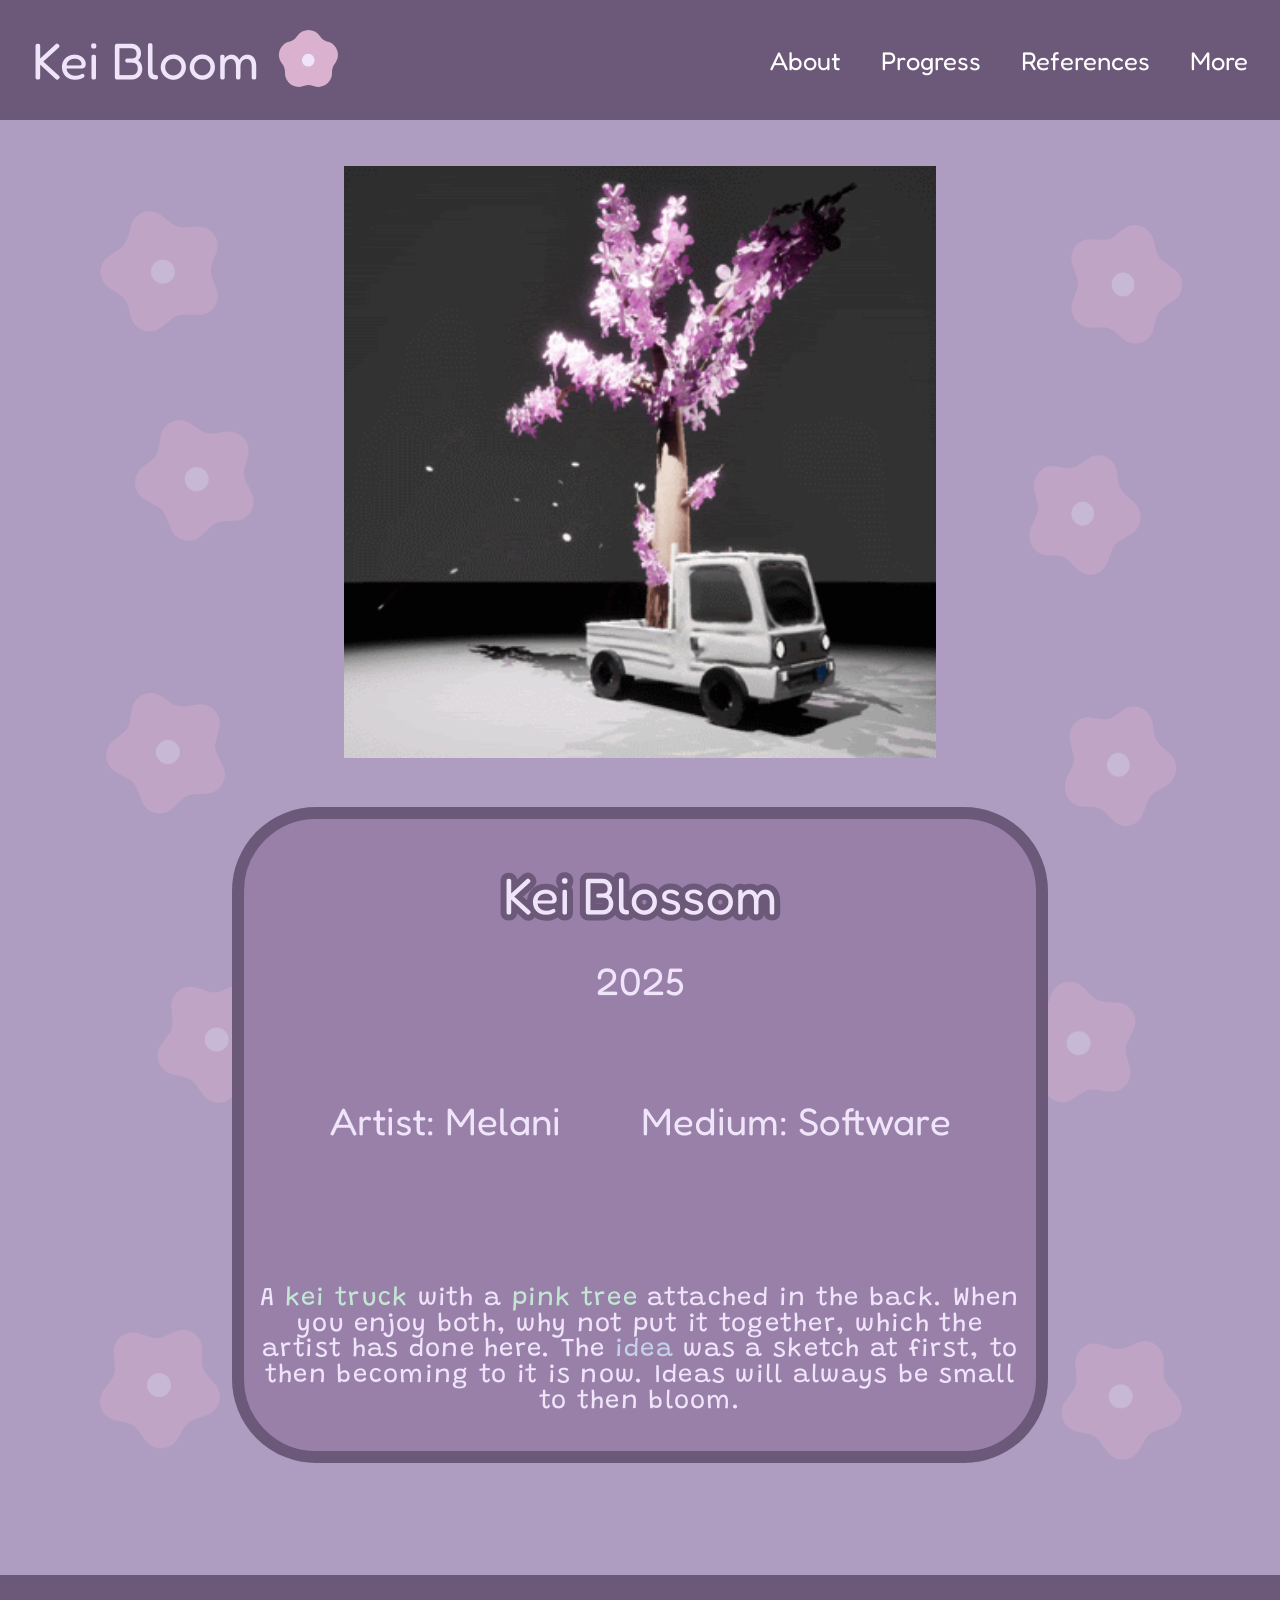
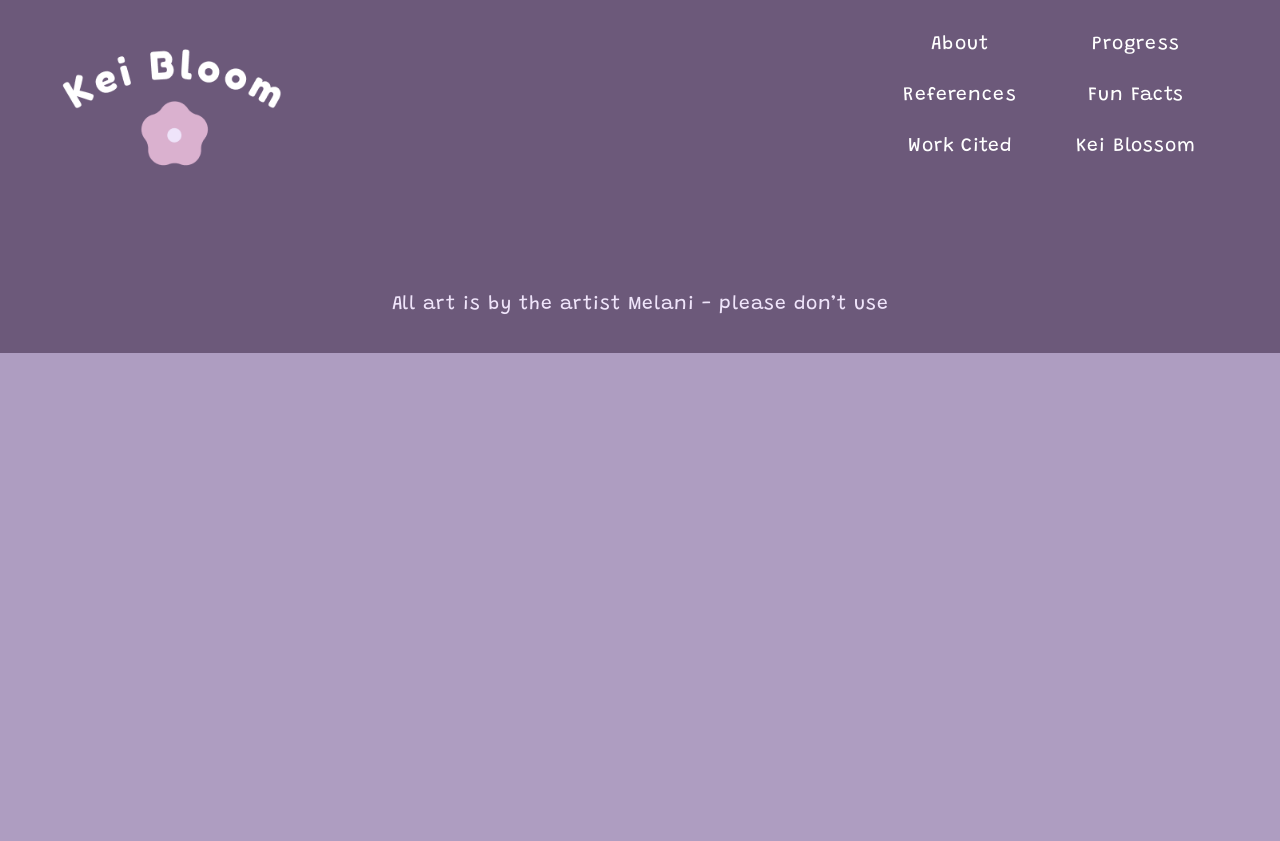
<file: index.html>
<!DOCTYPE html>
<html lang="en">
<head>
  <meta charset="utf-8">
  <title>Kei Bloom</title>
  <link rel="preconnect" href="https://fonts.googleapis.com">
  <link rel="preconnect" href="https://fonts.gstatic.com" crossorigin>
  <link href="https://fonts.googleapis.com/css2?family=Fredoka+One&family=Grandstander&display=swap" rel="stylesheet">
  <link rel="stylesheet" href="CSS/styles.css">
</head>
<body>
  <header class="site-header">
    <a class="logo" href="index.html">
      <span class="logo-text">Kei Bloom</span>
      <img class="logo-flower" src="images/sakura.svg" alt="">
    </a>
    <nav>
      <ul class="main-nav">
        <li><a href="about.html">About</a></li>
        <li><a href="progress.html">Progress</a></li>
        <li><a href="references.html">References</a></li>
        <li><button class="more-button" popovertarget="more-menu">More</button></li>
      </ul>
      
          <aside class="more-popup" id="more-menu" popover>
            <button class="close-button" popovertarget="more-menu" popovertargetaction="hide">
              <img class="close-image" src="images/sakura.svg" alt="Close">
            </button>

            <ul class="popup-links">
              <li><a class="popup-link" href="fun-facts.html">Fun Facts</a></li>
            </ul>
        </aside>

    </nav>

    
  </header>

  <main class="page-body">
    <article class="intro">
      <img class="hero-image" src="images/truck.gif" alt="A white kei truck with a pink sakura tree growing from its bed">

      <section class="info-card">
        <h1>Kei Blossom</h1>
        <p class="year">2025</p>

        <div class="details">
          <p>Artist: Melani</p>
          <p>Medium: Software</p>
        </div>

        <p class="description">
          A <span class="green">kei truck</span> with a <span class="green">pink tree</span> attached in the back. When you enjoy both, why not put it together, which the artist has done here. The <span class="blue">idea</span> was a sketch at first, to then becoming to it is now. Ideas will always be small to then bloom.
        </p>
      </section>
    </article>
  </main>

  <footer class="site-footer">
    <div class="footer-top">
      <img class="footer-logo" src="images/footer-logo.png" alt="Kei Bloom">
      <nav>
        <ul class="footer-nav">
          <li><a href="about.html">About</a></li>
          <li><a href="progress.html">Progress</a></li>
          <li><a href="references.html">References</a></li>
          <li><a href="fun-facts.html">Fun Facts</a></li>
          <li><a href="work-cited.html">Work Cited</a></li>
          <li><a href="index.html">Kei Blossom</a></li>
        </ul>
      </nav>
    </div>
    <p class="credit">All art is by the artist Melani - please don’t use</p>
  </footer>

</body>
</html>
</file>
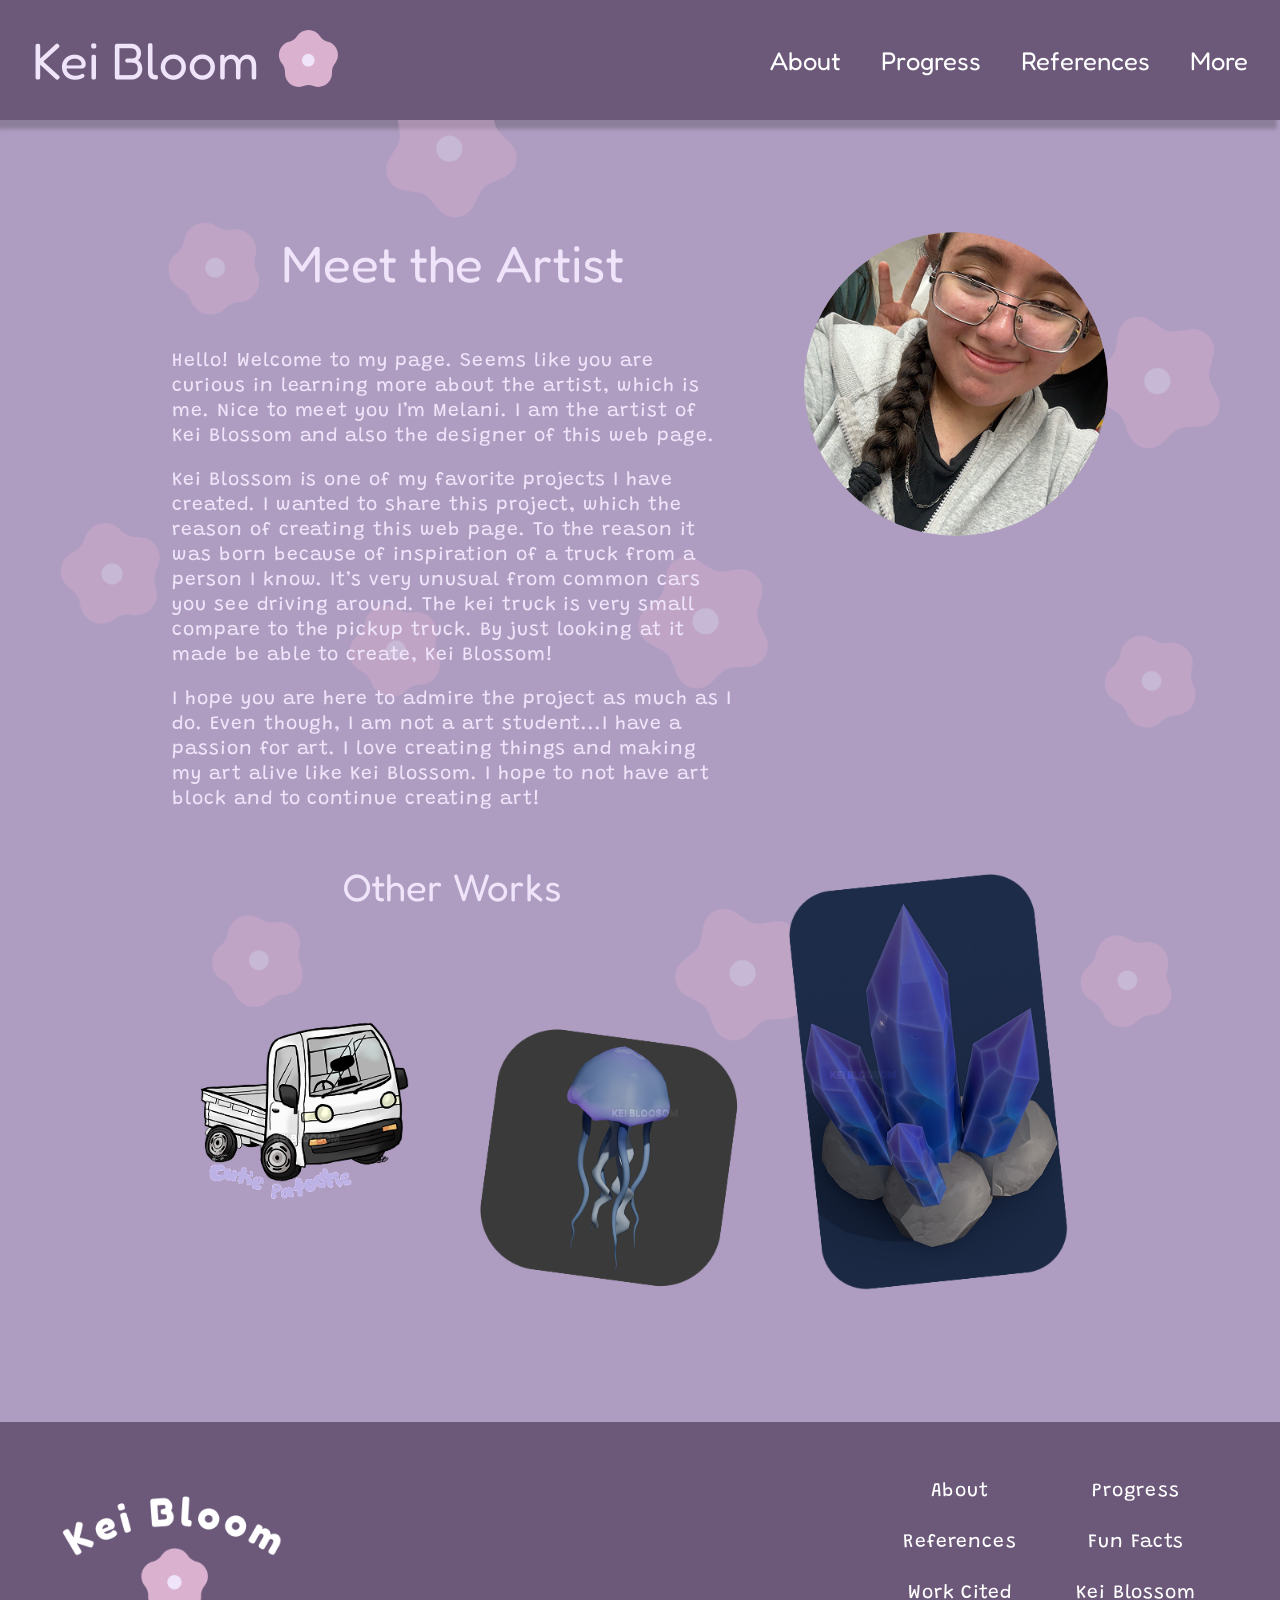
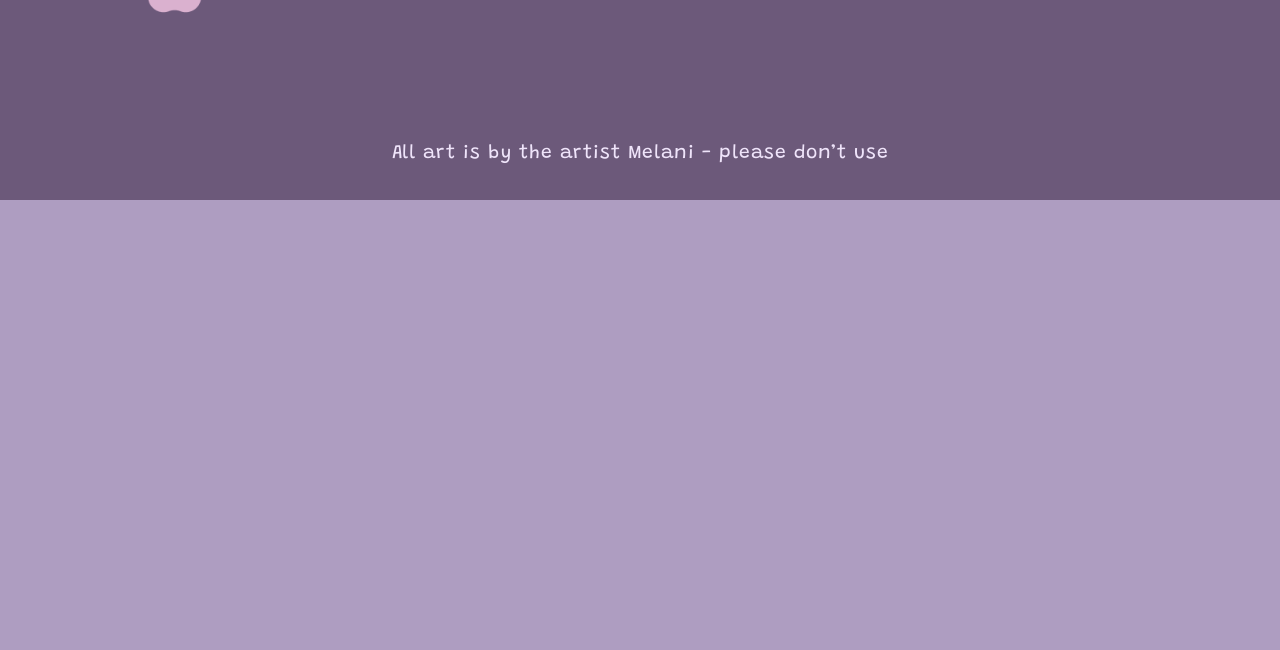
<file: about.html>
<!DOCTYPE html>
<html lang="en">
<head>
  <meta charset="utf-8">
  <meta name="viewport" content="width=device-width, initial-scale=1">
  <title>About | Kei Bloom</title>
  <link rel="preconnect" href="https://fonts.googleapis.com">
  <link rel="preconnect" href="https://fonts.gstatic.com" crossorigin>
  <link href="https://fonts.googleapis.com/css2?family=Fredoka+One&family=Grandstander&display=swap" rel="stylesheet">
  <link rel="stylesheet" href="CSS/about.css">
</head>
<body>

  <header class="site-header">
    <a class="logo" href="index.html">
      <span class="logo-text">Kei Bloom</span>
      <img class="logo-flower" src="images/sakura.svg" alt="">
    </a>
    <nav>
      <ul class="main-nav">
        <li><a href="about.html">About</a></li>
        <li><a href="progress.html">Progress</a></li>
        <li><a href="references.html">References</a></li>
        <li><button class="more-button">More</button></li>
      </ul>
    </nav>
  </header>

  <main class="wallpaper">
    <article class="content">

      <section class="meet-artist">
        <div class="artist-text">
          <h1>Meet the Artist</h1>
          <p>Hello! Welcome to my page. Seems like you are curious in learning more about the artist, which is me. Nice to meet you I’m Melani. I am the artist of Kei Blossom and also the designer of this web page.</p>
          <p>Kei Blossom is one of my favorite projects I have created. I wanted to share this project, which the reason of creating this web page. To the reason it was born because of inspiration of a truck from a person I know. It’s very unusual from common cars you see driving around. The kei truck is very small compare to the pickup truck. By just looking at it made be able to create, Kei Blossom!</p>
          <p>I hope you are here to admire the project as much as I do. Even though, I am not a art student...I have a passion for art. I love creating things and making my art alive like Kei Blossom. I hope to not have art block and to continue creating art!</p>
        </div>
        <img class="artist-photo" src="images/artist.png" alt="Melani, the artist">
      </section>

      <section class="other-works">
        <h2>Other Works</h2>
        <div class="works-row">
          <img class="work-truck" src="images/drawing1.png" alt="Drawing of a white kei truck">
          <img class="work-jellyfish" src="images/jelly.png" alt="3D jellyfish">
          <img class="work-crystal" src="images/crystal.png" alt="3D blue crystals on rocks">
        </div>
      </section>

    </article>
  </main>

  <footer class="site-footer">
    <div class="footer-top">
      <img class="footer-logo" src="images/footer-logo.png" alt="Kei Bloom">
      <nav>
        <ul class="footer-nav">
          <li><a href="about.html">About</a></li>
          <li><a href="progress.html">Progress</a></li>
          <li><a href="references.html">References</a></li>
          <li><a href="fun-facts.html">Fun Facts</a></li>
          <li><a href="work-cited.html">Work Cited</a></li>
          <li><a href="index.html">Kei Blossom</a></li>
        </ul>
      </nav>
    </div>
    <p class="credit">All art is by the artist Melani - please don’t use</p>
  </footer>

</body>
</html>
</file>
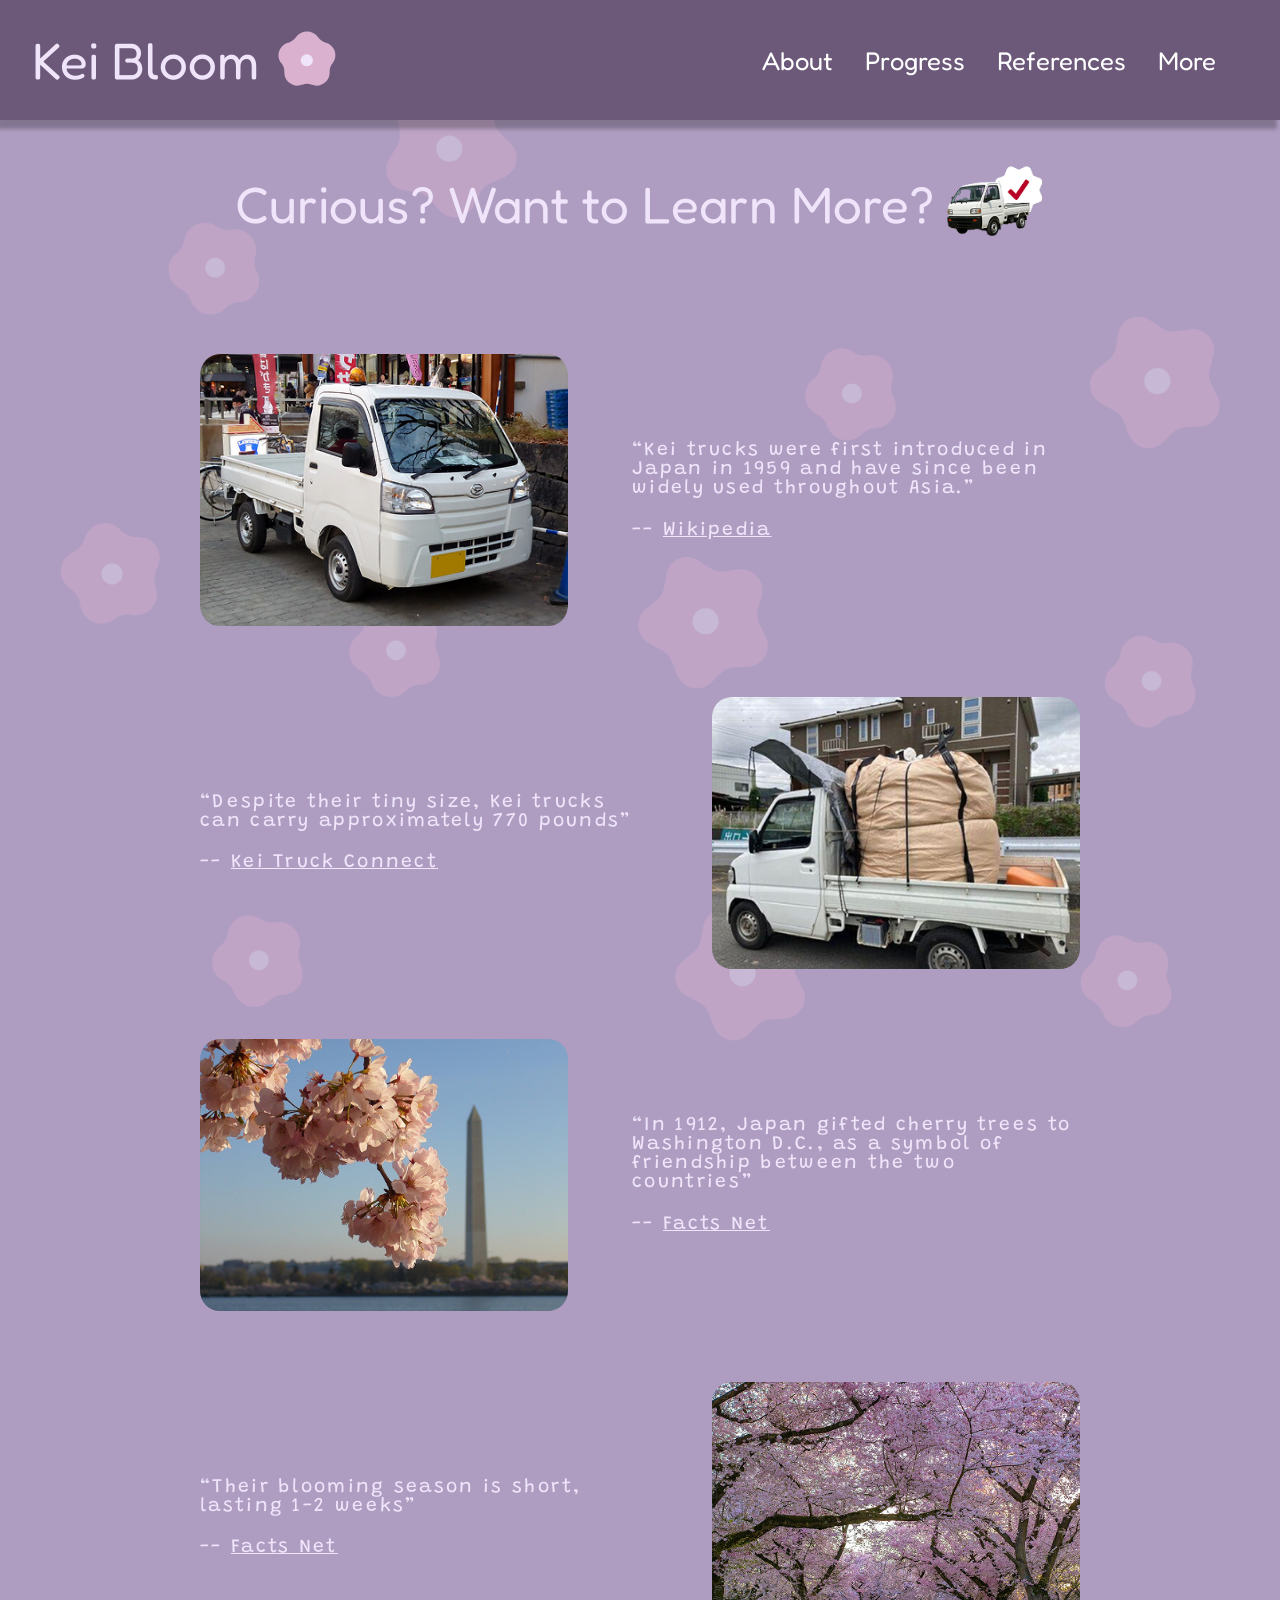
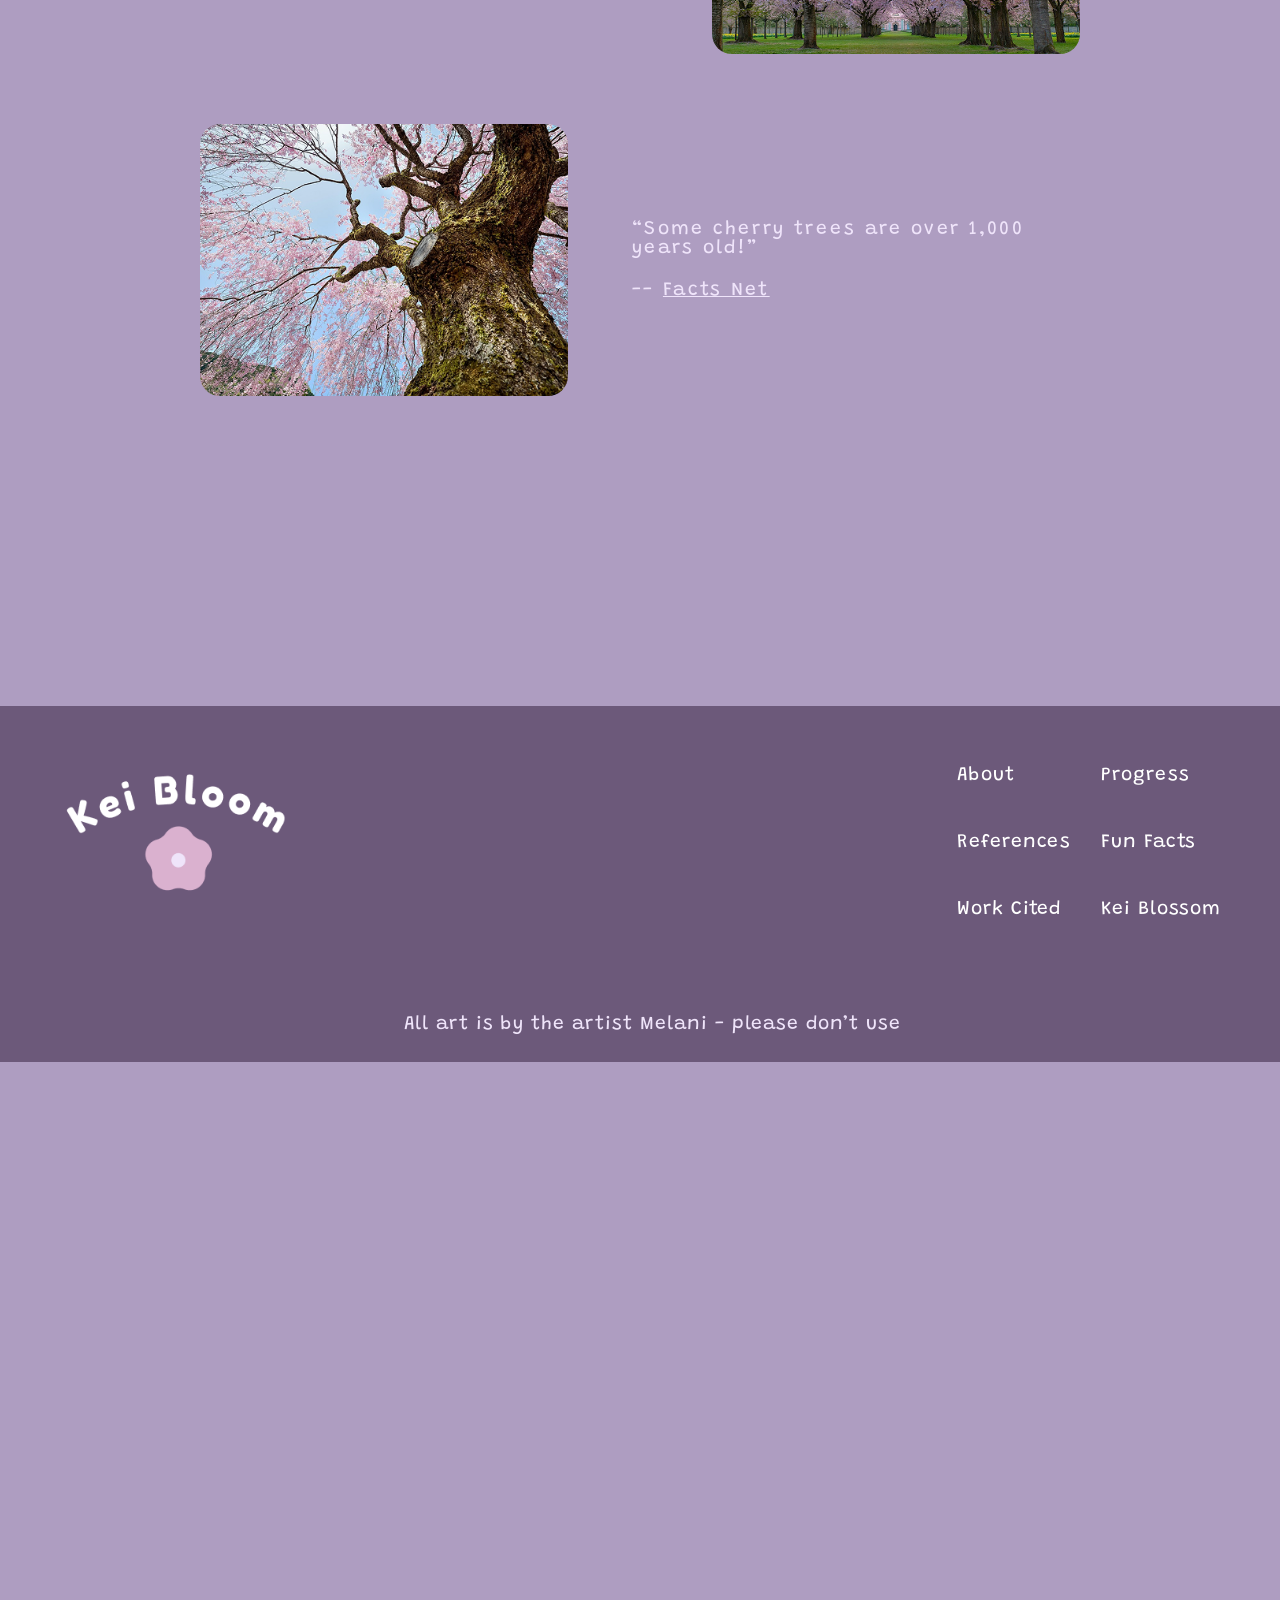
<file: fun-facts.html>
<!DOCTYPE html>
<html lang="en">
<head>
  <meta charset="utf-8">
  <title>Fun Facts | Kei Bloom</title>
  <link href="https://fonts.googleapis.com/css2?family=Fredoka+One&family=Grandstander&display=swap" rel="stylesheet">
  <link href="CSS/fun-facts.css" rel="stylesheet">
</head>
<body>

  <header class="site-header">
    <a class="logo" href="index.html">
      Kei Bloom
      <img class="logo-flower" src="images/sakura.svg" alt="Sakura flower">
    </a>
    <nav>
      <ul class="nav-list">
        <li><a class="nav-link" href="about.html">About</a></li>
        <li><a class="nav-link" href="progress.html">Progress</a></li>
        <li><a class="nav-link" href="references.html">References</a></li>
        <li><button class="nav-link">More</button></li>
      </ul>
    </nav>
  </header>

  <main class="page-main">

    <article class="facts">

      <section class="intro">
        <h1 class="page-title">Curious? Want to Learn More?</h1>
        <img class="intro-truck" src="images/fun-fact-images/keifacts_truck.png" alt="Illustration of a kei truck">
      </section>

      <section class="fact">
        <img class="fact-image" src="images/fun-fact-images/kei-truck-front.png" alt="White kei truck parked on a street">
        <div class="fact-text">
          <p class="fact-quote">“Kei trucks were first introduced in Japan in 1959 and have since been widely used throughout Asia.”</p>
          <p class="fact-source">-- <a class="fact-link" href="https://en.wikipedia.org/wiki/Kei_truck">Wikipedia</a></p>
        </div>
      </section>

      <section class="fact fact-reverse">
        <img class="fact-image" src="images/fun-fact-images/kei-truck-cargo.png" alt="Kei truck carrying large bags of cargo">
        <div class="fact-text">
          <p class="fact-quote">“Despite their tiny size, Kei trucks can carry approximately 770 pounds”</p>
          <p class="fact-source">-- <a class="fact-link" href="https://keitruckconnect.com/the-history-of-the-kei-truck/">Kei Truck Connect</a></p>
        </div>
      </section>

      <section class="fact">
        <img class="fact-image" src="images/fun-fact-images/cherry-washington.png" alt="Cherry blossoms with the Washington Monument behind them">
        <div class="fact-text">
          <p class="fact-quote">“In 1912, Japan gifted cherry trees to Washington D.C., as a symbol of friendship between the two countries”</p>
          <p class="fact-source">-- <a class="fact-link" href="https://facts.net/nature/plants/31-facts-about-cherry-blossom/">Facts Net</a></p>
        </div>
      </section>

      <section class="fact fact-reverse">
        <img class="fact-image" src="images/fun-fact-images/cherry-park.png" alt="Rows of cherry trees in bloom in a park">
        <div class="fact-text">
          <p class="fact-quote">“Their blooming season is short, lasting 1-2 weeks”</p>
          <p class="fact-source">-- <a class="fact-link" href="https://facts.net/nature/plants/31-facts-about-cherry-blossom/">Facts Net</a></p>
        </div>
      </section>

      <section class="fact">
        <img class="fact-image" src="images/fun-fact-images/cherry-old-tree.png" alt="Looking up the trunk of an old cherry tree">
        <div class="fact-text">
          <p class="fact-quote">“Some cherry trees are over 1,000 years old!”</p>
          <p class="fact-source">-- <a class="fact-link" href="https://facts.net/nature/plants/31-facts-about-cherry-blossom/">Facts Net</a></p>
        </div>
      </section>

    </article>
  </main>

  <footer class="site-footer">
    <div class="footer-top">
      <img class="footer-logo" src="images/footer-logo.png" alt="Kei Bloom logo">
      <nav>
        <ul class="footer-links">
          <li class="footer-item"><a class="footer-link" href="about.html">About</a></li>
          <li class="footer-item"><a class="footer-link" href="progress.html">Progress</a></li>
          <li class="footer-item"><a class="footer-link" href="references.html">References</a></li>
          <li class="footer-item"><a class="footer-link" href="fun-fact.html">Fun Facts</a></li>
          <li class="footer-item"><a class="footer-link" href="work-cited.html">Work Cited</a></li>
          <li class="footer-item"><a class="footer-link" href="index.html">Kei Blossom</a></li>
        </ul>
      </nav>
    </div>
    <p class="footer-credit">All art is by the artist Melani - please don’t use</p>
  </footer>

</body>
</html>
</file>
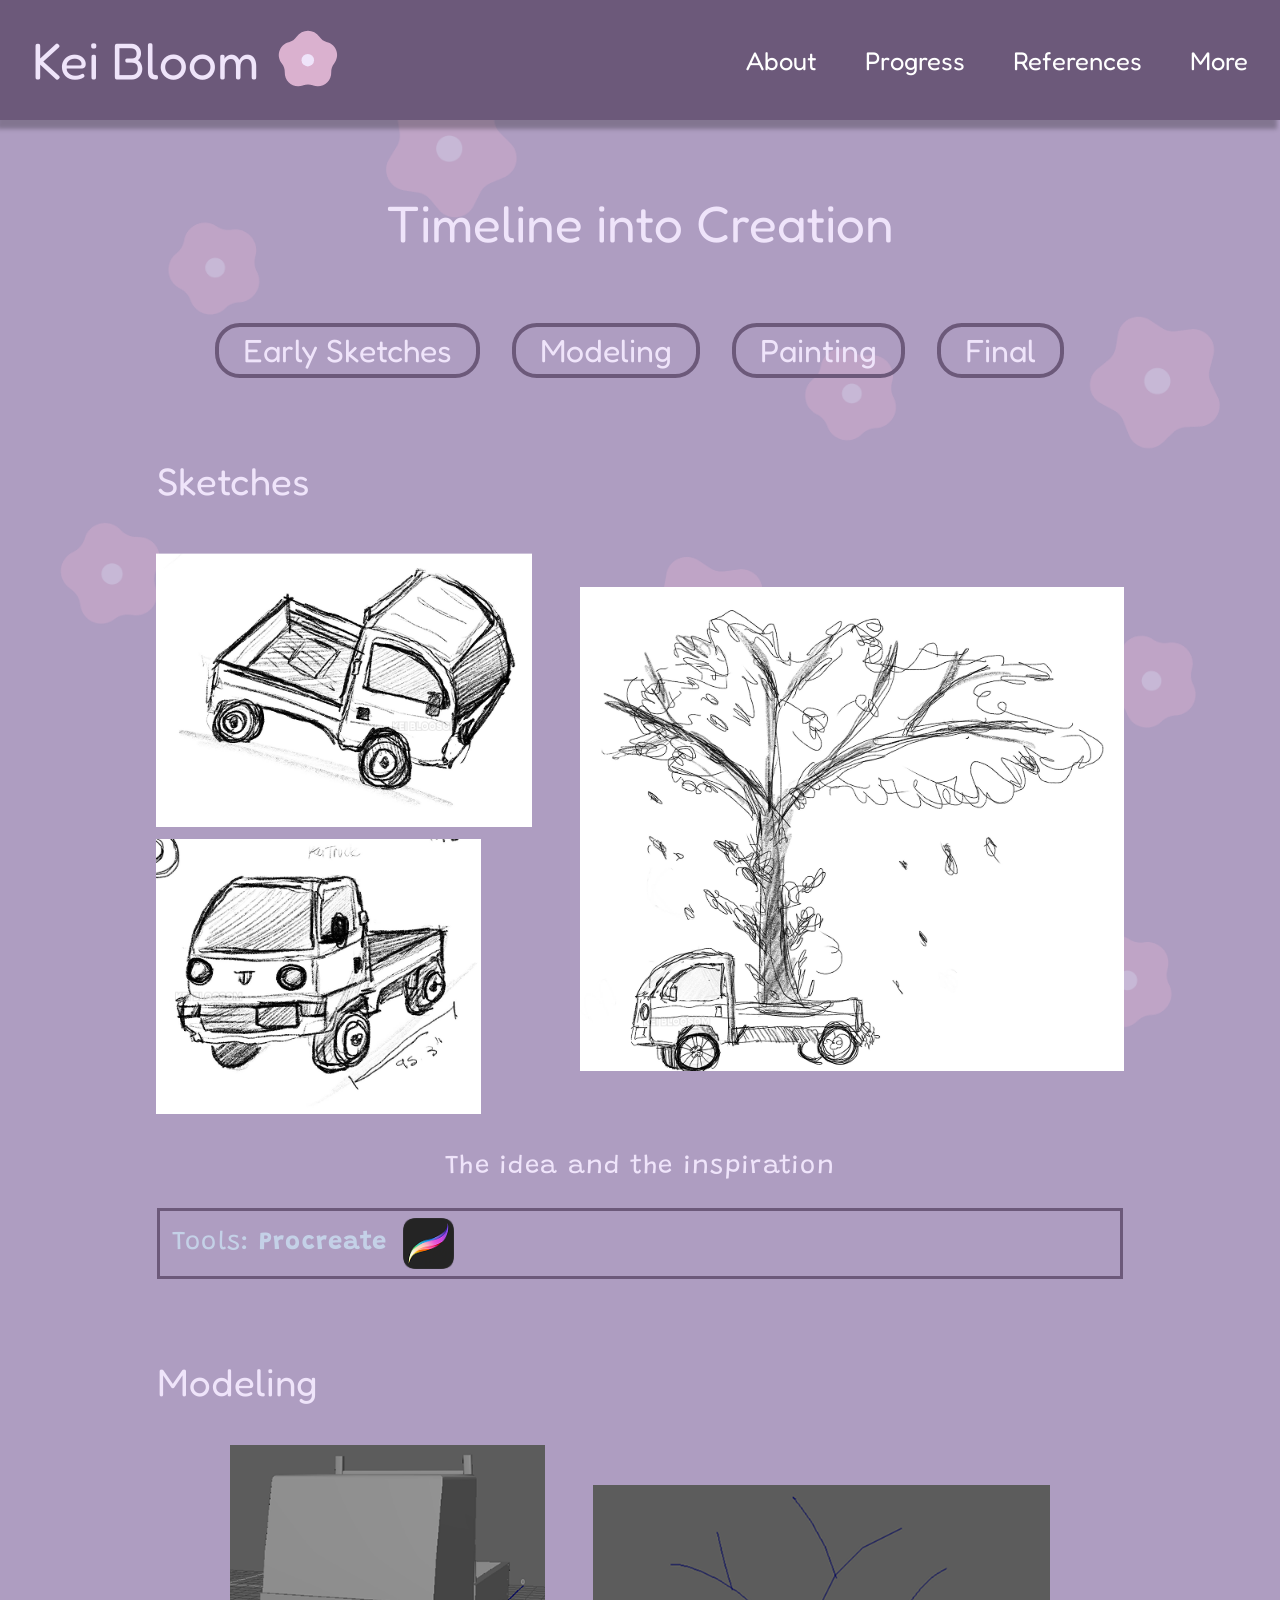
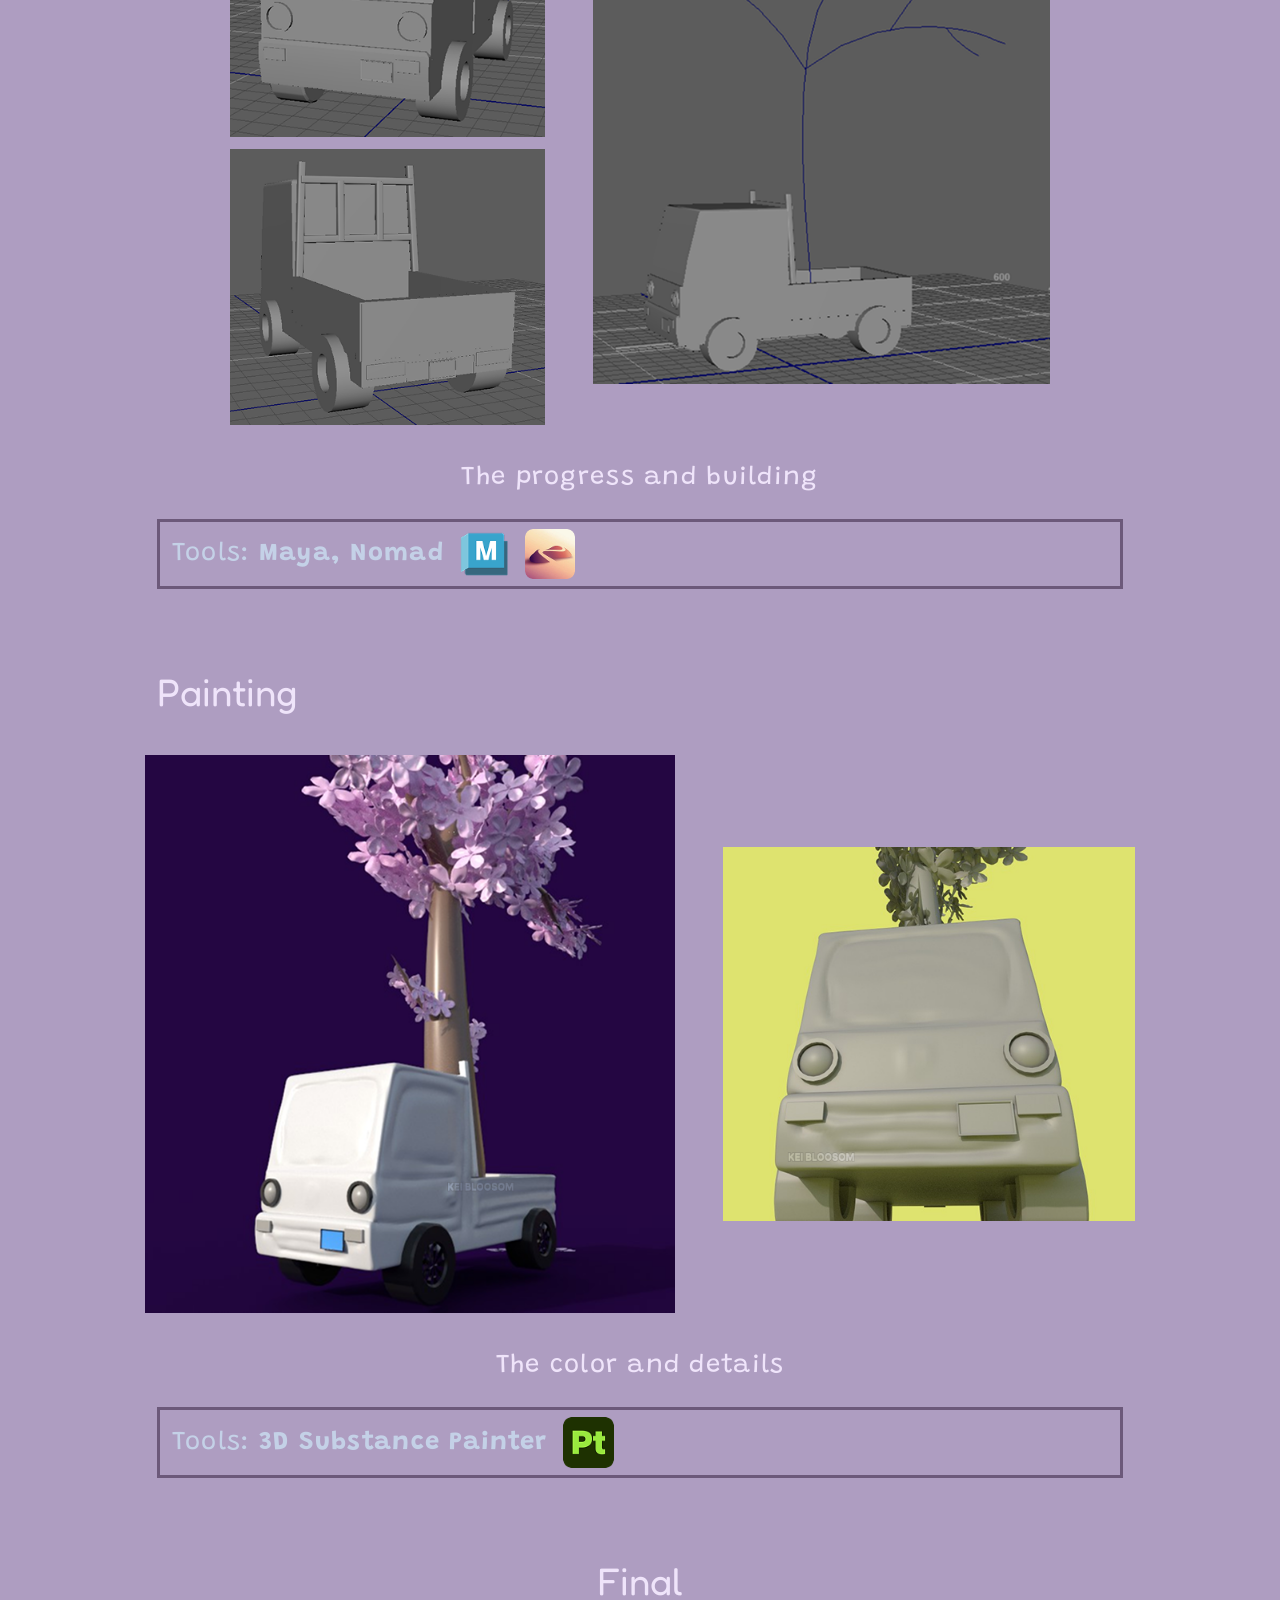
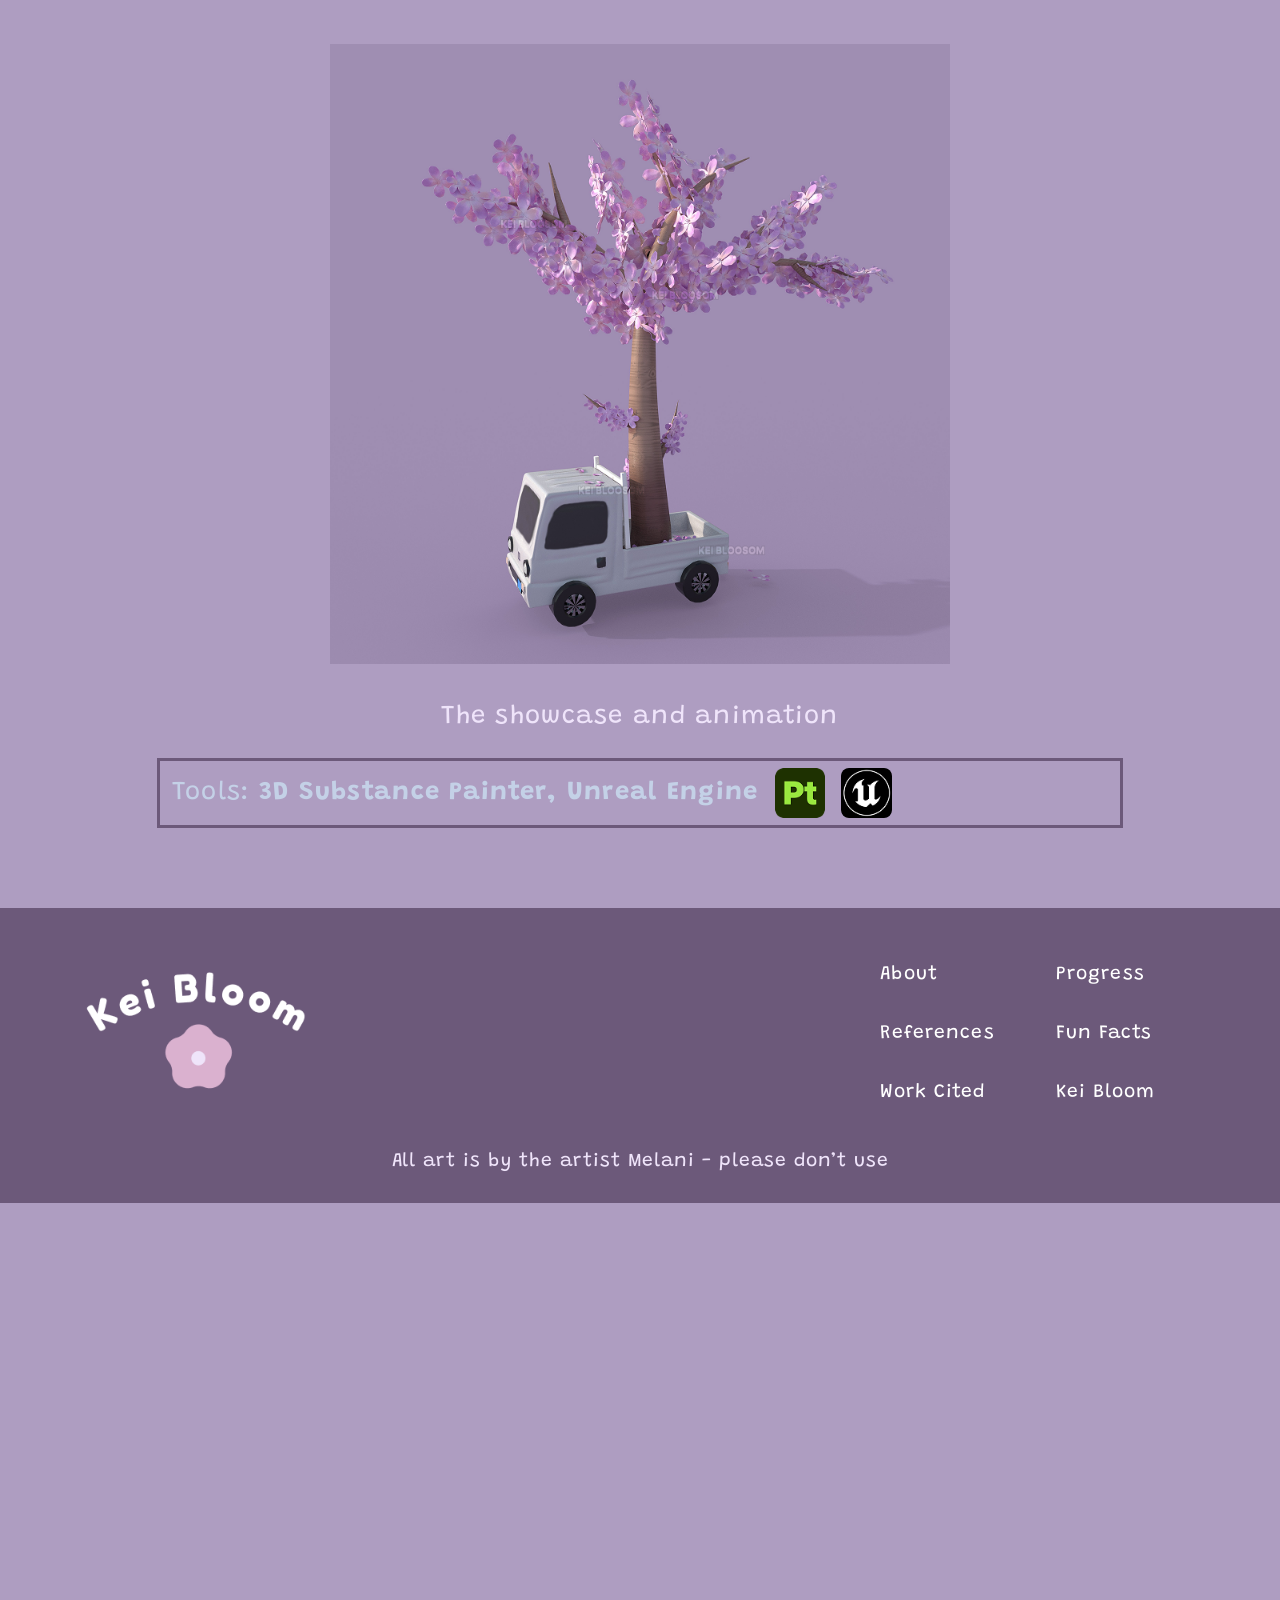
<file: progress.html>
<!DOCTYPE html>
<html lang="en">
<head>
  <meta charset="UTF-8">
  <meta name="viewport" content="width=device-width, initial-scale=1.0">
  <title>Progress | Kei Bloom</title>
  <link rel="preconnect" href="https://fonts.googleapis.com">
  <link rel="preconnect" href="https://fonts.gstatic.com" crossorigin>
  <link href="https://fonts.googleapis.com/css2?family=Fredoka+One&family=Grandstander:wght@400;700&display=swap" rel="stylesheet">
  <link rel="stylesheet" href="CSS/progress.css">
</head>
<body>

  <header class="site-header">
    <a class="logo" href="index.html">
      Kei Bloom
      <img class="logo-flower" src="images/sakura.svg" alt="">
    </a>
    <nav>
      <ul class="nav-list">
        <li><a href="about.html">About</a></li>
        <li><a href="progress.html">Progress</a></li>
        <li><a href="references.html">References</a></li>
        <li><button class="more-button">More</button></li>
      </ul>
    </nav>
  </header>

  <main class="page-body">
    <article class="timeline">

      <h1>Timeline into Creation</h1>

      <nav>
        <ul class="jump-list">
          <li><a class="jump-link" href="#sketches">Early Sketches</a></li>
          <li><a class="jump-link" href="#modeling">Modeling</a></li>
          <li><a class="jump-link" href="#painting">Painting</a></li>
          <li><a class="jump-link" href="#final">Final</a></li>
        </ul>
      </nav>

      <!-- SECTION 1: SKETCHES -->
      <section class="step" id="sketches">
        <h2>Sketches</h2>
        <div class="image-row">
          <div class="image-column">
            <img src="images/progress/sketch1.png" alt="Early sketch of a kei truck" width="470">
            <img src="images/progress/sketch3.png" alt="Sketch of a kei truck from the front" width="406">
          </div>
          <img src="images/progress/sketch2.png" alt="Sketch of a sakura tree growing from a kei truck" width="680">
        </div>
        <p class="caption">The idea and the inspiration</p>
        <div class="tools-box">
          <p class="tools-text">Tools: <strong>Procreate</strong></p>
          <img class="tool-icon" src="images/progress/procreate.png" alt="Procreate logo">
        </div>
      </section>

      <!-- SECTION 2: MODELING -->
      <section class="step" id="modeling">
        <h2>Modeling</h2>
        <div class="image-row">
          <div class="image-column">
            <img src="images/progress/model3.png" alt="3D model of the truck, back view" width="394">
            <img src="images/progress/model2.png" alt="3D model of the truck, front view" width="394">
          </div>
          <img src="images/progress/model1.png" alt="3D model of the truck with a bare tree" width="571">
        </div>
        <p class="caption">The progress and building</p>
        <div class="tools-box">
          <p class="tools-text">Tools: <strong>Maya, Nomad</strong></p>
          <img class="tool-icon" src="images/progress/maya-logo.png" alt="Maya logo">
          <img class="tool-icon" src="images/progress/nomad.png" alt="Nomad logo">
        </div>
      </section>

      <!-- SECTION 3: PAINTING -->
      <section class="step" id="painting">
        <h2>Painting</h2>
        <div class="image-row">
          <img src="images/progress/paint1.png" alt="Painted model with pink blossoms on a purple background" width="663">
          <img src="images/progress/paint2.png" alt="Painted truck front on a yellow background" width="515">
        </div>
        <p class="caption">The color and details</p>
        <div class="tools-box">
          <p class="tools-text">Tools: <strong>3D Substance Painter</strong></p>
          <img class="tool-icon" src="images/progress/substance-painter.png" alt="Substance 3D Painter logo">
        </div>
      </section>

      <!-- SECTION 4: FINAL -->
      <section class="step final-step" id="final">
        <h2>Final</h2>
        <img src="images/progress/final.png" alt="Final 3D model of the kei truck with a sakura tree" width="775">
        <p class="caption">The showcase and animation</p>
        <div class="tools-box">
          <p class="tools-text">Tools: <strong>3D Substance Painter, Unreal Engine</strong></p>
          <img class="tool-icon" src="images/progress/substance-painter.png" alt="Substance 3D Painter logo">
          <img class="tool-icon" src="images/progress/ue-icon.png" alt="Unreal Engine logo">
        </div>
      </section>

    </article>
  </main>

  <footer class="site-footer">
    <img class="footer-logo" src="images/footer-logo.png" alt="Kei Bloom logo">
    <nav>
      <ul class="footer-list">
        <li><a href="about.html">About</a></li>
        <li><a href="progress.html">Progress</a></li>
        <li><a href="references.html">References</a></li>
        <li><a href="fun-facts.html">Fun Facts</a></li>
        <li><a href="work-cited.html">Work Cited</a></li>
        <li><a href="index.html">Kei Bloom</a></li>
      </ul>
    </nav>
    <p class="credit">All art is by the artist Melani - please don’t use</p>
  </footer>

</body>
</html>
</file>
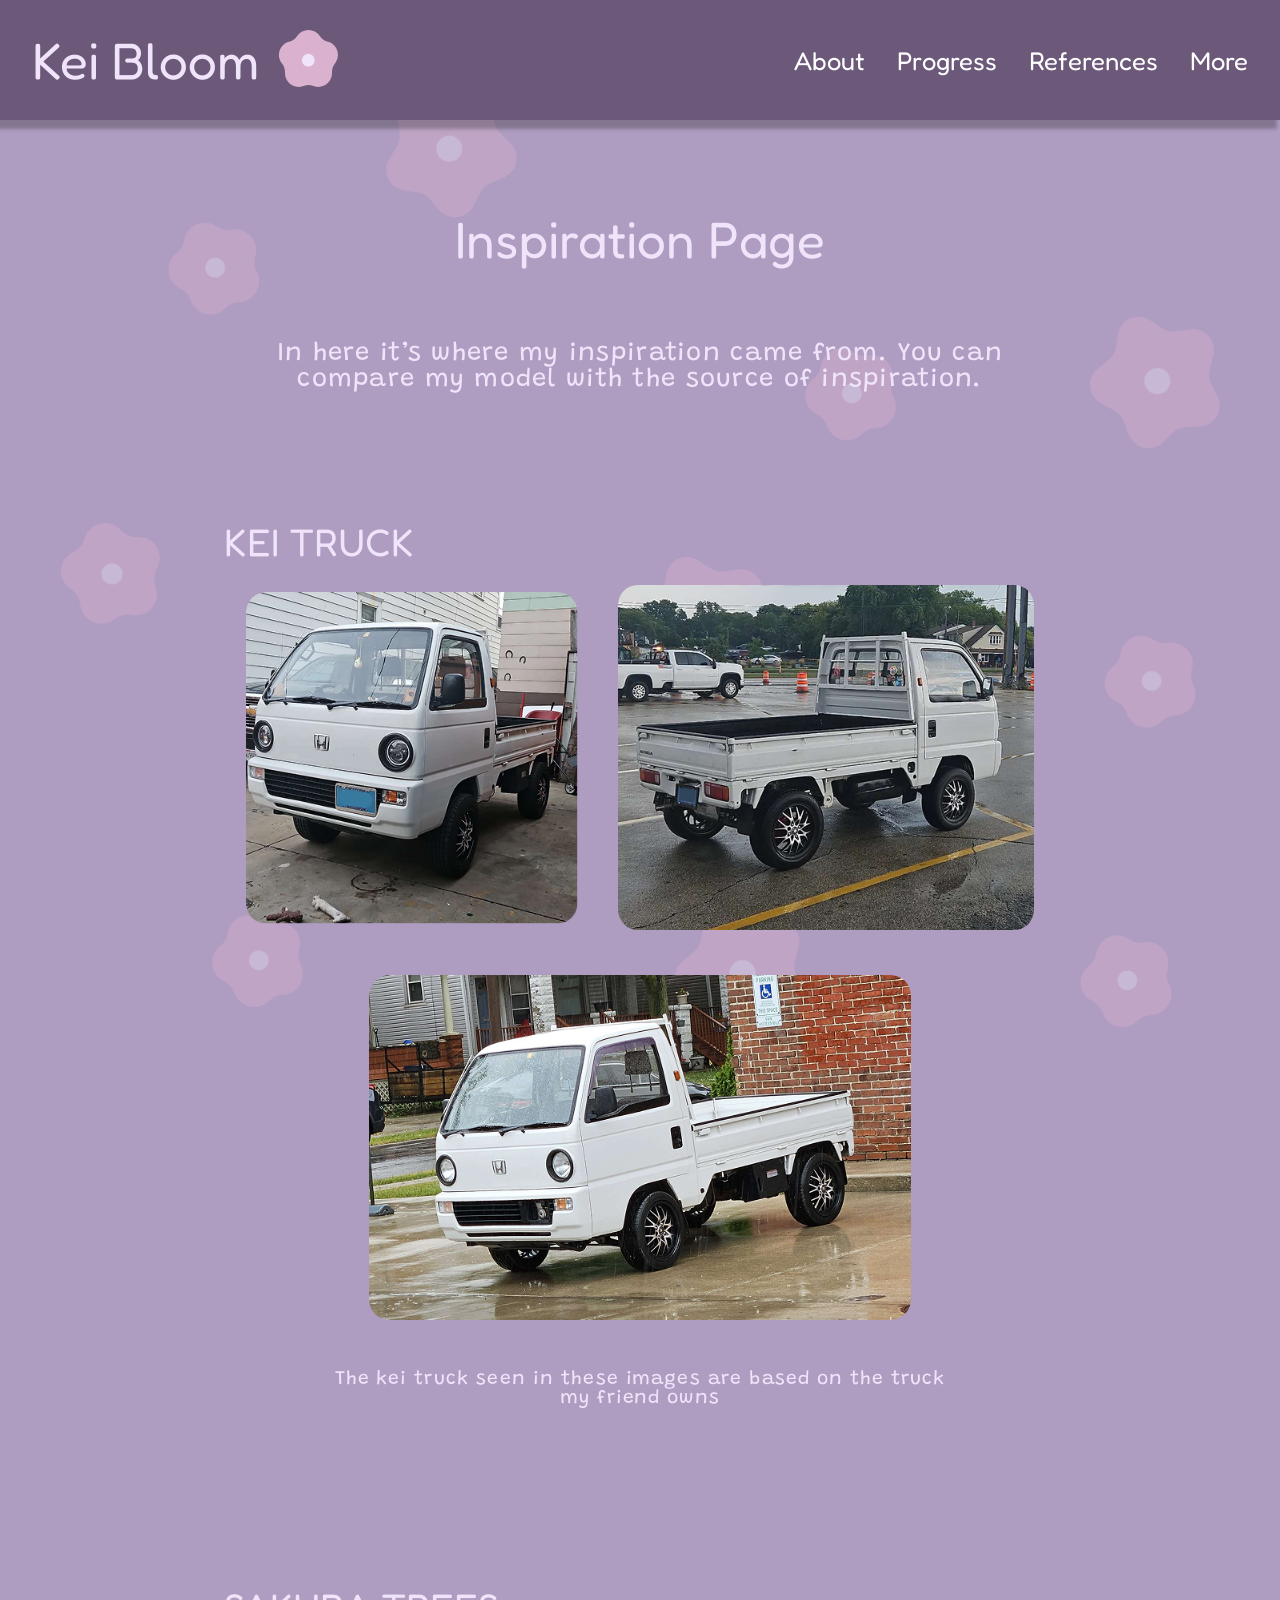
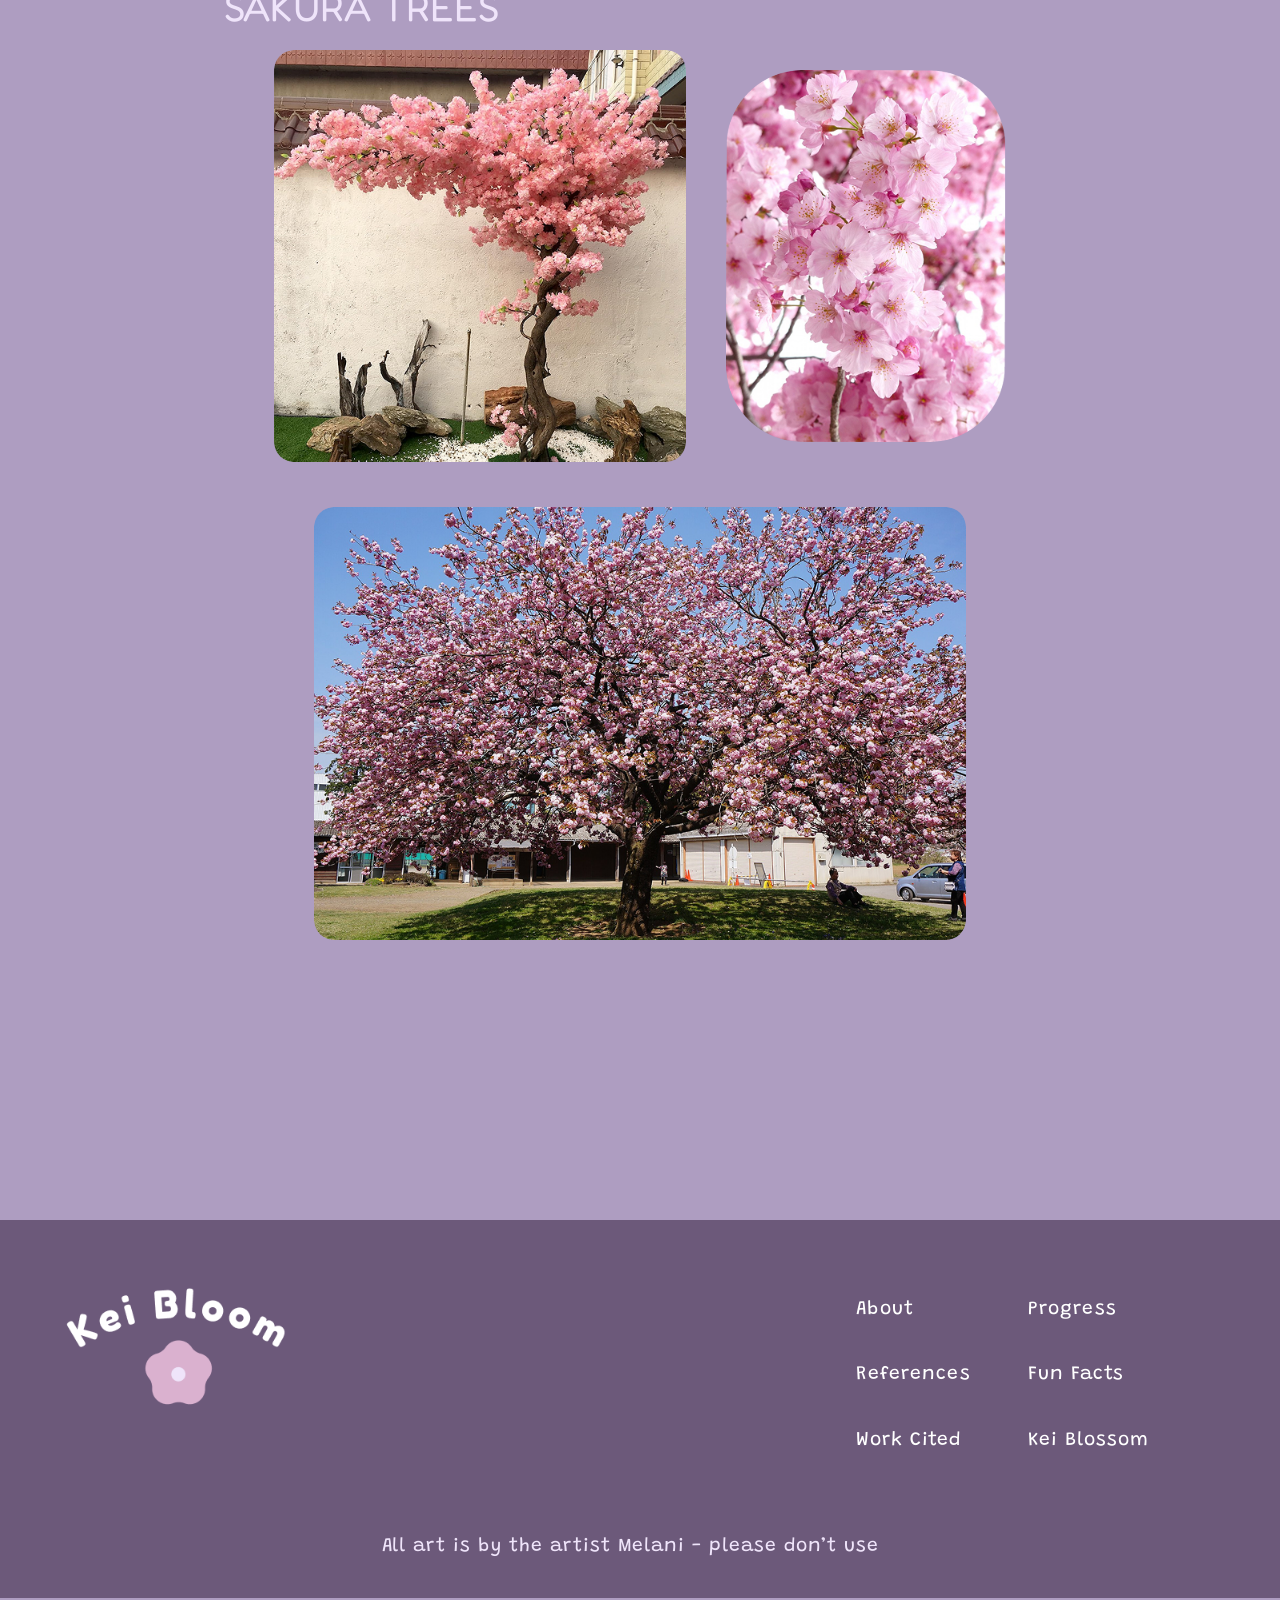
<file: references.html>
<!DOCTYPE html>
<html lang="en">
<head>
  <meta charset="UTF-8">
  <title>References | Kei Bloom</title>
  <link rel="preconnect" href="https://fonts.googleapis.com">
  <link rel="preconnect" href="https://fonts.gstatic.com" crossorigin>
  <link href="https://fonts.googleapis.com/css2?family=Fredoka+One&family=Grandstander&display=swap" rel="stylesheet">
  <link rel="stylesheet" href="CSS/reference.css">
</head>
<body>

  <header class="site-header">
    <a class="logo" href="index.html">
      Kei Bloom
      <img class="logo-flower" src="images/sakura.svg" alt="Sakura flower">
    </a>
    <nav>
      <ul class="nav-list">
        <li><a class="nav-link" href="about.html">About</a></li>
        <li><a class="nav-link" href="progress.html">Progress</a></li>
        <li><a class="nav-link" href="references.html">References</a></li>
        <li><button class="more-button">More</button></li>
      </ul>
    </nav>
  </header>

  <main class="page-main">
    <article>

      <h1 class="page-title">Inspiration Page</h1>
      <p class="intro">In here it’s where my inspiration came from. You can compare my model with the source of inspiration.</p>

      <section class="photo-section">
        <h2 class="section-title">KEI TRUCK</h2>
        <div class="photo-row">
          <img class="photo truck-front" src="images/references-images/truck-face_front.png" alt="White kei truck seen from the front">
          <img class="photo truck-back" src="images/references-images/truck-face-away.png" alt="White kei truck facing away">
          <img class="photo truck-wide" src="images/references-images/truck_face_side.png" alt="White kei truck parked on a wet street">
        </div>
        <p class="caption">The kei truck seen in these images are based on the truck my friend owns</p>
      </section>

      <section class="photo-section sakura-section">
        <h2 class="section-title">SAKURA TREES</h2>
        <div class="photo-row">
          <img class="photo sakura-prop" src="images/references-images/sakura-prop.png" alt="Sakura tree prop with pink blossoms">
          <img class="photo sakura-flower" src="images/references-images/sakura-flower.png" alt="Close-up of pink sakura blossoms">
          <img class="photo sakura-wide" src="images/references-images/big-tree.png" alt="Large sakura tree in full bloom">
        </div>
      </section>

    </article>
  </main>

  <footer class="site-footer">
    <img class="footer-logo" src="images/footer-logo.png" alt="Kei Bloom logo">
    <nav>
      <ul class="footer-list">
        <li><a class="footer-link" href="about.html">About</a></li>
        <li><a class="footer-link" href="progress.html">Progress</a></li>
        <li><a class="footer-link" href="references.html">References</a></li>
        <li><a class="footer-link" href="fun-facts.html">Fun Facts</a></li>
        <li><a class="footer-link" href="work-cited.html">Work Cited</a></li>
        <li>Kei Blossom</li>
      </ul>
    </nav>
    <p class="footer-credit">All art is by the artist Melani - please don’t use</p>
  </footer>

</body>
</html>
</file>
<file: CSS/styles.css>
/* ---------- Colors ---------- */
:root {
  --backgroud: #ae9dc1;
  --bar-purple: #6c597a;
  --card-background: #9880a9;
  --text-color: #efe4fa;
  --blue: #c4d1e7;
  --green: #c4e7d4;
  --white: #ffffff;
  --sakura: #dab1c
}

::selection {
  background-color: var(--blue); /* Highlight background color */
  color: var(--bar-purple);               /* Text color */
}

/* ---------- Basics ---------- */
body {
  zoom: 0.8;
  margin: 0;
  background-color: var(--backgroud);
  color: var(--text-color);
  font-family: "Grandstander", sans-serif;
}

h1,
p {
  margin: 0;
}

ul {
  list-style: none;
  margin: 0;
  padding: 0;
}

a {
  text-decoration: none;
}

img {
  display: block;
}

/* ---------- Header ---------- */
.site-header {
  display: flex;
  justify-content: space-between;
  align-items: center;
  height: 150px;
  padding: 0 40px;
  background-color: var(--bar-purple);
  box-shadow: -4px 11px 5px rgba(0, 0, 0, 0.25);
}

.logo {
  display: flex;
  align-items: center;
  gap: 10px;
}

.logo-text {
  font-family: "Fredoka One", sans-serif;
  font-size: 64px;
  color: var(--text-color);
}

.logo-flower {
  width: 104px;
}

.main-nav {
  display: flex;
  gap: 50px;
}

.main-nav a {
  font-family: "Fredoka One", sans-serif;
  font-size: 32px;
  color: var(--white);
}

.main-nav a:hover {
    color: #DAB1CF;
}

/* The More button looks like the other nav links */
.more-button {
  padding: 0;
  border: none;
  background: none;
  font-family: "Fredoka One", sans-serif;
  font-size: 32px;
  color: var(--white);
  cursor: pointer;
}

.more-button:hover {
  color: #DAB1CF;
}

/* ---------- More popup ---------- */
.more-popup {
  width: 450px;
  height: 100%;
  margin: 0;
  padding: 0;
  border: none;
  top: 0;
  right: 0;
  left: auto;
  background-color: var(--bar-purple);
}

/* Only applies while the popup is open */
.more-popup:popover-open {
  display: flex;
  flex-direction: column;
  align-items: center;
}

.more-popup::backdrop {
  background-color: rgba(0, 0, 0, 0.5);
}

.close-button {
  align-self: flex-end;
  margin-top: 44px;
  margin-right: 10px;
  padding: 0;
  border: none;
  background: none;
  cursor: pointer;
}

.close-image {
  width: 95px;
  height: 93px;
}

.popup-links {
  margin-top: 58px;
}

.popup-link {
  font-family: "Fredoka One", sans-serif;
  font-size: 40px;
  color: var(--text-color);
}

/* ---------- Page body ---------- */
/* The flower wallpaper is one PNG. It sits behind everything in the main area.
   The 66px moves it down to match the Figma design. */
.page-body {
  display: flex;
  justify-content: center;
  padding: 57px 0 140px 0;
  background-color: var(--backgroud);
  background-image: url("../images/wallpaper.png");
  background-repeat: no-repeat;
  background-position: center 66px;
}

.intro {
  display: flex;
  flex-direction: column;
  align-items: center;
}

.hero-image {
  width: 740px;
  height: 740px;
}

/* ---------- Info card ---------- */
.info-card {
  box-sizing: border-box;
  display: flex;
  flex-direction: column;
  align-items: center;
  width: 1020px;
  margin-top: 62px;
  padding: 0 0 45px 0;
  background-color: var(--card-background);
  border: 16px solid var(--bar-purple);
  border-radius: 105px;
  text-align: center;
}

h1 {
  margin-top: 64px;
  font-family: "Fredoka One", sans-serif;
  font-size: 64px;
  font-weight: normal;
  line-height: 1;
  color: var(--text-color);
  -webkit-text-stroke: 15px var(--bar-purple);
  paint-order: stroke fill;
}

.year {
  margin-top: 50px;
  font-family: "Fredoka One", sans-serif;
  font-size: 48px;
  line-height: 1;
}

.details {
  display: flex;
  justify-content: center;
  gap: 100px;
  margin-top: 127px;
}

.details p {
  font-family: "Fredoka One", sans-serif;
  font-size: 48px;
  line-height: 1;
}

.description {
  width: 952px;
  margin-top: 184px;
  font-size: 32px;
  letter-spacing: 1.6px;
  line-height: 1;
}

.green {
  color: var(--green);
}

.blue {
  color: var(--blue);
}

/* ---------- Footer ---------- */
.site-footer {
  height: 472px;
  background-color: var(--bar-purple);
}

.footer-top {
  display: flex;
  justify-content: space-between;
  align-items: center;
  height: 340px;
  padding: 0 70px;
}

.footer-logo {
  width: 297px;
}

.footer-nav {
  display: flex;
  flex-wrap: wrap;
  width: 440px;
}

.footer-nav li {
  width: 50%;
  margin-bottom: 40px;
  text-align: center;
}

.footer-nav a {
  font-size: 24px;
  letter-spacing: 1.2px;
  color: var(--white);
}

.credit {
  margin-top: 60px;  
  font-size: 24px;
  letter-spacing: 1.2px;
  text-align: center;
}
</file>
<file: CSS/about.css>
/* ---------- Colors (from Figma) ---------- */
:root {
  --background: #AE9DC1;
  --bar-purple: #6c597a;
  --text-color: #EFE4FA;
  --blue: #c4d1e7;
  --green: #c4e7d4;
  --white: #FFFFFF;
  --sakura: #dab1cf;
}

::selection {
  background-color: var(--blue); /* Highlight background color */
  color: var(--bar-purple);               /* Text color */
}

/* ---------- Page basics ---------- */
body {
  zoom: 0.8;
  margin: 0;
  background-color: var(--background);
  font-family: "Grandstander", sans-serif;
  font-size: 24px;
  /* letter-spacing: 1.2px; */
  color: var(--text-color);
}

a {
  color: var(--white);
  text-decoration: none;
}

ul {
  list-style: none;
  margin: 0;
  padding: 0;
}

h1,
h2 {
  margin: 0;
  font-family: "Fredoka One", sans-serif;
  font-weight: normal;
  color: var(--text-color);
}

h1 {
  font-size: 64px;
}

h2 {
  font-size: 48px;

}

p {
  letter-spacing: 1.2px;
  line-height: 130%;
}

/* ---------- Header ---------- */
.site-header {
  display: flex;
  justify-content: space-between;
  align-items: center;
  height: 150px;
  padding: 0 40px;
  background-color: var(--bar-purple);
  box-shadow: -4px 11px 5px rgba(0, 0, 0, 0.20);
}

.logo {
  display: flex;
  align-items: center;
  gap: 10px;
}

.logo-text {
  font-family: "Fredoka One", sans-serif;
  font-size: 64px;
  color: var(--text-color);
}

.logo-flower {
  width: 104px;
}

.main-nav {
  display: flex;
  gap: 50px;
}

.main-nav a,
.more-button {
  font-family: "Fredoka One", sans-serif;
  font-size: 32px;
  letter-spacing: 0;
  color: var(--white);
}

.more-button {
  padding: 0;
  border: none;
  background: none;
  cursor: pointer;
}

.main-nav a:hover {
    color: #DAB1CF;
}

/* ---------- Main area ---------- */
.wallpaper {
  background-image: url("../images/the-wallpaper.png");
  background-size: cover;
  background-position: center;
  background-repeat: no-repeat;
  background-attachment: fixed;
  
  padding: 140px 0 160px 0;
}

.content {
  width: 1170px;
  margin: 0 auto;
}

/* ---------- Meet the Artist ---------- */
.meet-artist {
  display: flex;
  justify-content: space-between;
  align-items: flex-start;
}

.artist-text {
  width: 700px;
}

.artist-text h1 {
  margin-bottom: 70px;
  text-align: center;
}

.artist-text p {
  margin: 0 0 24px 0;
}

.artist-photo {
  width: 380px;
  height: 380px;
  border-radius: 190px;
  object-fit: cover;
}

/* ---------- Other Works ---------- */
.other-works {
  margin-top: 40px;
}

.other-works h2 {
  width: 700px;
  margin-bottom: -50px;
  text-align: center;
}

.works-row {
  display: flex;
  align-items: flex-end;
  gap: 50px;
}

.work-truck {
  width: 326px;
  margin-bottom: 100px;
}

.work-jellyfish {
  width: 340px;
}

.work-crystal {
  width: 359px;
}

/* ---------- Footer ---------- */
.site-footer {
  height: 472px;
  background-color: var(--bar-purple);
}

.footer-top {
  display: flex;
  justify-content: space-between;
  align-items: center;
  height: 340px;
  padding: 0 70px;
}

.footer-logo {
  width: 297px;
}

.footer-nav {
  display: flex;
  flex-wrap: wrap;
  /* gap: 60px 50px; */
  width: 440px;
  letter-spacing: 1.2px;
}

.footer-nav li {
  width: 50%;
  margin-bottom: 40px;
  text-align: center;
}

.credit {
  margin-top: 60px;  
  font-size: 24px;
  letter-spacing: 1.2px;
  text-align: center;
}
</file>
<file: CSS/fun-facts.css>
/* ---------- Colors ---------- */
:root {
  --background: #AE9DC1;
  --bar-purple: #6C597A;
  --text-color: #EFE4FA;
  --blue: #c4d1e7;
  --green: #c4e7d4;
  --white: #FFFFFF;
  --sakura: #dab1cf;
}

::selection {
  background-color: var(--blue); /* Highlight background color */
  color: var(--bar-purple);               /* Text color */
}

/* ---------- Page ---------- */
body {
  zoom: 0.8;
  margin: 0;
  background: var(--background);
  color: var(--text-color);
  font-family: "Grandstander", sans-serif;
  font-size: 24px;
}

/* ---------- Header ---------- */
.site-header {
  /* sticky keeps the header at the top while you scroll */
  position: sticky;
  top: 0;
  z-index: 10;
  display: flex;
  justify-content: space-between;
  align-items: center;
  height: 150px;
  padding: 0 80px 0 40px;
  background: var(--bar-purple);
  box-shadow: -4px 11px 5px rgba(0, 0, 0, 0.25);
}

.logo {
  display: flex;
  align-items: center;
  gap: 10px;
  color: var(--text-color);
  font-family: "Fredoka One", sans-serif;
  font-size: 64px;
  text-decoration: none;
}

.logo-flower {
  width: 100px;
}

.nav-list {
  display: flex;
  gap: 40px;
  margin: 0;
  padding: 0;
  list-style: none;
}

/* Used on both the links and the More button so they look the same */
.nav-link {
  padding: 0;
  border: none;
  background: none;
  color: var(--white);
  font-family: "Fredoka One", sans-serif;
  font-size: 32px;
  text-decoration: none;
  cursor: pointer;
}

/* Hover color  */
.nav-list a:hover,
.nav-list button:hover {
  color: var(--sakura);
}

/* ---------- Main ---------- */
.page-main {
  position: relative;
  overflow: hidden;

  background-image: url("../images/the-wallpaper.png");
  background-size: cover;
  background-position: center;
  background-repeat: no-repeat;
  background-attachment: fixed;
}

/* ---------- Background flowers ---------- */
.wallpaper {
  background-image: url("../images/the-wallpaper.png");
  background-size: cover;
  background-position: center;
  background-repeat: no-repeat;
  background-attachment: fixed;
}

.flower {
  position: absolute;
}

/* ---------- Facts ---------- */
.facts {
  /* relative makes the content sit on top of the flowers */
  position: relative;
  padding-top: 40px;
  padding-bottom: 300px;
}

.intro {
  display: flex;
  justify-content: center;
  align-items: center;
  gap: 10px;
  margin-bottom: 123px;
}

.page-title {
  margin: 0;
  color: var(--text-color);
  font-family: "Fredoka One", sans-serif;
  font-size: 64px;
  font-weight: normal;
}

.intro-truck {
  width: 130px;
  height: 130px;
}

.fact {
  display: flex;
  align-items: center;
  gap: 80px;
  width: 1100px;
  margin: 0 auto 88px auto;
}

/* Flips the order so the image moves to the right side */
.fact-reverse {
  flex-direction: row-reverse;
}

.fact-image {
  flex-shrink: 0;
  width: 460px;
  height: 340px;
  border-radius: 25px;
  object-fit: cover;
}

.fact-text {
  flex: 1;
  letter-spacing: 2.88px;
}

.fact-quote {
  margin: 0 0 28px 0;
}

.fact-source {
  margin: 0;
}

.fact-source a:hover {
  color: var(--sakura);
}

.fact-link {
  color: var(--text-color);
}

/* ---------- Footer ---------- */
.site-footer {
  padding: 75px 44px 35px 75px;
  background: var(--bar-purple);
}

.footer-top {
  display: flex;
  justify-content: space-between;
  align-items: flex-start;
}

.footer-logo {
  width: 297px;
}

/* Two columns: each item is half the width of the list */
.footer-links {
  display: flex;
  flex-wrap: wrap;
  width: 360px;
  margin: 0;
  padding: 0;
  list-style: none;
}

.footer-item {
  width: 180px;
  margin-bottom: 60px;
}

.footer-link {
  color: var(--white);
  letter-spacing: 1.2px;
  text-decoration: none;
}

.footer-credit {
  margin: 60px 0 0 0;
  color: var(--text-color);
  letter-spacing: 1.2px;
  text-align: center;
}

.footer-item a:hover {
  color: var(--blue);
}
</file>
<file: CSS/progress.css>
/* ==========================================
   KEI BLOOM - styles.css
   Colors and fonts come from the Figma file.
   ========================================== */


/* ---------- Page basics ---------- */

body {
  /* Colors used across the site. Change them here and they change everywhere. */
  --background: #ae9dc1;
  --bar-purple: #6c597a;
  --text-color: #efe4fa;
  --blue: #c4d1e7;
  --green: #c4e7d4;
  --white: #ffffff;
  --sakura: #dab1cf;


  zoom: 0.8;
  margin: 0;
  background-color: var(--background);
  color: var(--text-color);
  font-family: "Grandstander", sans-serif;
  font-size: 24px;
}

::selection {
  background-color: var(--blue); /* Highlight background color */
  color: var(--bar-purple);               /* Text color */
}

h1,
h2 {
  font-family: "Fredoka One", sans-serif;
  font-weight: normal;
  margin: 0;
}

h1 {
  font-size: 64px;
}

h2 {
  font-size: 48px;
}

a {
  color: var(--white);
  text-decoration: none;
}

img {
  display: block;
}

ul {
  list-style: none;
  margin: 0;
  padding: 0;
}


/* ---------- Header ---------- */

.site-header {
  display: flex;
  justify-content: space-between;
  align-items: center;
  height: 150px;
  padding: 0 40px;
  background-color: var(--bar-purple);
  box-shadow: -4px 11px 5px rgba(0, 0, 0, 0.25);

  /* Keeps the header at the top while scrolling */
  position: sticky;
  top: 0;
  z-index: 1;
}

.logo {
  display: flex;
  align-items: center;
  gap: 10px;
  font-family: "Fredoka One", sans-serif;
  font-size: 64px;
  color: var(--text-color);
}

.logo-flower {
  height: 100px;
}

.nav-list {
  display: flex;
  align-items: center;
  gap: 60px;
}

.nav-list a,
.more-button {
  font-family: "Fredoka One", sans-serif;
  font-size: 32px;
  color: var(--white);
}

.more-button {
  background: none;
  border: none;
  padding: 0;
  cursor: pointer;
}

/* Hover color  */
.nav-list a:hover,
.more-button:hover {
  color: var(--sakura);
}

/* ---------- Page body ---------- */
/* The flower wallpaper is one PNG. It sits behind everything in the main area.
   The 66px moves it down to match the Figma design. */
.page-body {
  background-image: url("../images/the-wallpaper.png");
  background-size: cover;
  background-position: center;
  background-repeat: no-repeat;
  background-attachment: fixed;

  padding-bottom: 100px;
}


/* ---------- Main content ---------- */

.timeline {
  max-width: 1208px;
  margin: 0 auto;
  padding: 90px 0 0 0;
}

.timeline h1 {
  text-align: center;
}


/* ---------- Jump links (Early Sketches, Modeling...) ---------- */

.jump-list {
  display: flex;
  justify-content: center;
  gap: 40px;
  margin-top: 86px;
}

.jump-link {
  display: block;
  padding: 5px 30px;
  border: 5px solid var(--bar-purple);
  border-radius: 31px;
  font-family: "Fredoka One", sans-serif;
  font-size: 40px;
  color: var(--text-color);
}

.jump-link:hover {
  background-color: var(--bar-purple);
}


/* ---------- Timeline steps (Sketches, Modeling, Painting, Final) ---------- */

.step {
  margin-top: 100px;
}

.step h2 {
  margin-bottom: 50px;
}

/* Images sit side by side */
.image-row {
  display: flex;
  justify-content: center;
  align-items: center;
  gap: 60px;
}

/* Two images stacked on top of each other */
.image-column {
  display: flex;
  flex-direction: column;
  gap: 15px;
}

.caption {
  margin: 50px 0 35px 0;
  text-align: center;
  font-size: 32px;
  letter-spacing: 1.6px;
}


/* ---------- Tools box ---------- */

.tools-box {
  display: flex;
  align-items: center;
  gap: 20px;
  height: 88px;
  padding: 0 15px;
  border: 4px solid var(--bar-purple);
  box-sizing: border-box;
}

.tools-text {
  margin: 0;
  font-size: 32px;
  letter-spacing: 1.6px;
  color: var(--blue);
}

.tool-icon {
  height: 63px;
  border-radius: 10px;
}


/* ---------- Final step (everything centered) ---------- */

.final-step {
  display: flex;
  flex-direction: column;
  align-items: center;
}

.final-step .tools-box {
  width: 100%;
}


/* ---------- Footer ---------- */

.site-footer {
  display: flex;
  flex-wrap: wrap;
  justify-content: space-between;
  align-items: center;
  /* margin-top: 100px; */
  padding: 70px 100px 40px 100px;
  background-color: var(--bar-purple);
}

.footer-logo {
  width: 297px;
}

.footer-list {
  display: flex;
  flex-wrap: wrap;
  width: 400px;
  gap: 50px 40px;
}

.footer-list li {
  width: 180px;
}

.footer-list a {
  font-size: 24px;
  letter-spacing: 1.2px;
}

.footer-list a:hover {
  color: var(--blue);
}

.credit {
  width: 100%;
  margin: 60px 0 0 0;
  text-align: center;
  font-size: 24px;
  letter-spacing: 1.2px;
}
</file>
<file: CSS/reference.css>
/* ---------- Colors (from the Figma design) ---------- */
body {
  --background: #ae9dc1;
  --bar-purple: #6c597a;
  --text-color: #efe4fa;
  --blue: #c4d1e7;
  --green: #c4e7d4;
  --white: #ffffff;
  --sakura: #dab1cf;

  zoom: 0.8;
  margin: 0;
  background-color: var(--background);
  color: var(--text-color);
  font-family: "Grandstander", sans-serif;
  font-size: 24px;
  letter-spacing: 1.2px;
}

::selection {
  background-color: var(--blue); /* Highlight background color */
  color: var(--bar-purple);               /* Text color */
}

/* ---------- Header ---------- */
.site-header {
  position: sticky;
  top: 0;
  z-index: 1;
  display: flex;
  justify-content: space-between;
  align-items: center;
  height: 150px;
  padding: 0 40px;
  background-color: var(--bar-purple);
  box-shadow: -4px 11px 4.6px rgba(0, 0, 0, 0.25);
}

.logo {
  display: flex;
  align-items: center;
  gap: 10px;
  font-family: "Fredoka One", sans-serif;
  font-size: 64px;
  letter-spacing: 0;
  color: var(--text-color);
  text-decoration: none;
}

.logo-flower {
  width: 104px;
  height: 102px;
}

.nav-list {
  display: flex;
  gap: 40px;
  margin: 0;
  padding: 0;
  list-style: none;
}

.nav-link {
  font-family: "Fredoka One", sans-serif;
  font-size: 32px;
  letter-spacing: 0;
  color: var(--white);
  text-decoration: none;
}

.more-button {
  padding: 0;
  border: none;
  background: none;
  font-family: "Fredoka One", sans-serif;
  font-size: 32px;
  letter-spacing: 0;
  color: var(--white);
  cursor: pointer;
}

/* Hover color  */
.nav-list a:hover,
.more-button:hover {
  color: var(--sakura);
}

/* ---------- Main ---------- */
/* The sakura wallpaper is one image exported from Figma */
.page-main {
  padding: 110px 0 350px 0;
  
  background-image: url("../images/the-wallpaper.png");
  background-size: cover;
  background-position: center;
  background-repeat: no-repeat;
  background-attachment: fixed;
}

.page-title {
  margin: 0 0 89px 0;
  font-family: "Fredoka One", sans-serif;
  font-size: 64px;
  font-weight: normal;
  letter-spacing: 0;
  text-align: center;
}

.intro {
  width: 911px;
  margin: 0 auto;
  font-size: 32px;
  letter-spacing: 1.6px;
  text-align: center;
}

/* ---------- Photo sections ---------- */
.photo-section {
  width: 1040px;
  margin: 157px auto 0 auto;
}

.sakura-section {
  margin-top: 220px;
}

.section-title {
  margin: 0 0 25px 0;
  font-family: "Fredoka One", sans-serif;
  font-size: 48px;
  font-weight: normal;
  letter-spacing: 0;
}

/* Photos sit in a row and wrap onto the next line when they run out of room */
.photo-row {
  display: flex;
  flex-wrap: wrap;
  justify-content: center;
  align-items: center;
  gap: 56px 50px;
}

.photo {
  display: block;
  border-radius: 25px;
  object-fit: cover;
}

.truck-front {
  width: 415px;
  height: 415px;
}

.truck-back {
  width: 520px;
  height: 432px;
}

.truck-wide {
  width: 677px;
  height: 431px;
}

.sakura-prop {
  width: 515px;
  height: 515px;
}

.sakura-flower {
  width: 350px;
  height: 465px;
  border-radius: 95px;
}

.sakura-wide {
  width: 814px;
  height: 541px;
}

.caption {
  width: 783px;
  margin: 63px auto 0 auto;
  text-align: center;
}

/* ---------- Footer ---------- */
.site-footer {
  display: flex;
  flex-wrap: wrap;
  justify-content: space-between;
  align-items: flex-start;
  box-sizing: border-box;
  height: 472px;
  padding: 75px 100px 0 75px;
  background-color: var(--bar-purple);
}

.footer-logo {
  width: 297px;
  height: 175px;
}

.footer-list {
  display: flex;
  flex-wrap: wrap;
  width: 430px;
  margin: 0;
  padding: 25px 0 0 0;
  list-style: none;
  color: var(--white);
}

.footer-list li {
  width: 215px;
  margin-bottom: 58px;
}

.footer-link {
  color: var(--white);
  text-decoration: none;
}

.footer-list a:hover {
  color: var(--blue);
}

.footer-credit {
  width: 100%;
  margin: 0;
  color: var(--text-color);
  text-align: center;
}
</file>
